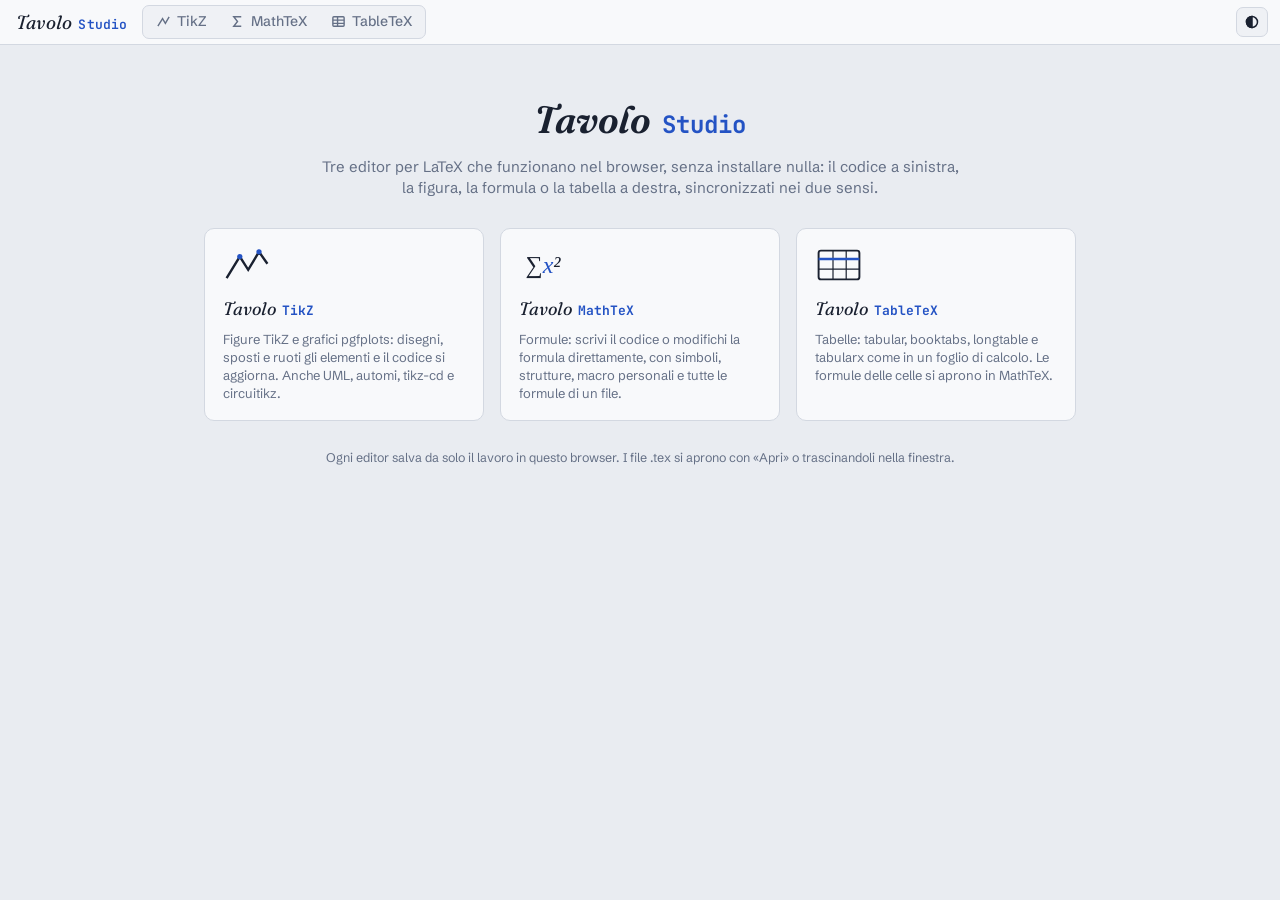
<file: index.html>
<!doctype html>
<html lang="it">
<head>
<meta charset="utf-8">
<meta name="viewport" content="width=device-width, initial-scale=1, viewport-fit=cover">
<title>Tavolo Studio</title>
<meta name="description" content="Editor visuali per LaTeX nel browser: figure TikZ e pgfplots, formule e tabelle, con il codice e la vista sincronizzati nei due sensi.">
<link rel="preconnect" href="https://fonts.googleapis.com">
<link rel="preconnect" href="https://fonts.gstatic.com" crossorigin>
<link rel="stylesheet" href="https://fonts.googleapis.com/css2?family=JetBrains+Mono:wght@400;600&family=Schibsted+Grotesk:wght@400;500;600;700&family=Fraunces:ital,opsz,wght@1,9..144,600&display=swap">
<link rel="stylesheet" href="css/studio.css">
</head>
<body>
<header id="bar">
  <button class="brand" id="s-home" title="Pagina iniziale di Tavolo Studio">Tavolo <b>Studio</b></button>
  <nav class="tabs" role="tablist" aria-label="Editor">
    <button class="tab" role="tab" data-app="tikz" aria-selected="false" title="Figure TikZ e pgfplots"><svg viewBox="0 0 16 16" fill="none" stroke="currentColor" stroke-width="1.5"><path d="M2 13l5-8 3 5 4-7"/></svg>TikZ</button>
    <button class="tab" role="tab" data-app="mathtex" aria-selected="false" title="Formule"><svg viewBox="0 0 16 16" fill="none" stroke="currentColor" stroke-width="1.5"><path d="M12 3H4l4 5-4 5h8"/></svg>MathTeX<i class="dot" title="Sta modificando una formula di TableTeX"></i></button>
    <button class="tab" role="tab" data-app="tabletex" aria-selected="false" title="Tabelle"><svg viewBox="0 0 16 16" fill="none" stroke="currentColor" stroke-width="1.5"><rect x="2" y="3" width="12" height="10" rx="1"/><path d="M2 6.5h12M2 10h12M7 3v10"/></svg>TableTeX</button>
  </nav>
  <span class="sp"></span>
  <button class="tb" id="s-theme" title="Tema chiaro/scuro (per tutti gli editor)" aria-label="Tema chiaro o scuro"><svg viewBox="0 0 16 16" fill="none" stroke="currentColor" stroke-width="1.5"><circle cx="8" cy="8" r="5.5"/><path d="M8 2.5v11A5.5 5.5 0 018 2.5z" fill="currentColor"/></svg></button>
</header>

<main id="home" hidden>
  <h1>Tavolo <b>Studio</b></h1>
  <p class="lead">Tre editor per LaTeX che funzionano nel browser, senza installare nulla: il codice a sinistra, la figura, la formula o la tabella a destra, sincronizzati nei due sensi.</p>
  <div class="cards">
    <button class="card" data-app="tikz">
      <span class="ci"><svg viewBox="0 0 40 30"><path d="M3 26L14 8l7 11 9-15 7 10" fill="none" stroke="currentColor" stroke-width="2"/><circle cx="14" cy="8" r="2.2" fill="var(--accent)"/><circle cx="30" cy="4" r="2.2" fill="var(--accent)"/></svg></span>
      <span class="ct">Tavolo <b>TikZ</b></span>
      <span class="cd">Figure TikZ e grafici pgfplots: disegni, sposti e ruoti gli elementi e il codice si aggiorna. Anche UML, automi, tikz-cd e circuitikz.</span>
    </button>
    <button class="card" data-app="mathtex">
      <span class="ci"><svg viewBox="0 0 40 30"><text x="20" y="22" text-anchor="middle" font-size="20" font-family="Georgia,serif" font-style="italic" fill="currentColor">∑<tspan fill="var(--accent)">x</tspan>²</text></svg></span>
      <span class="ct">Tavolo <b>MathTeX</b></span>
      <span class="cd">Formule: scrivi il codice o modifichi la formula direttamente, con simboli, strutture, macro personali e tutte le formule di un file.</span>
    </button>
    <button class="card" data-app="tabletex">
      <span class="ci"><svg viewBox="0 0 40 30"><rect x="3" y="3" width="34" height="24" rx="2" fill="none" stroke="currentColor" stroke-width="1.6"/><path d="M3 10h34M3 18.5h34M15 3v24M26 3v24" stroke="currentColor" stroke-width="1"/><path d="M3 10h34" stroke="var(--accent)" stroke-width="2"/></svg></span>
      <span class="ct">Tavolo <b>TableTeX</b></span>
      <span class="cd">Tabelle: tabular, booktabs, longtable e tabularx come in un foglio di calcolo. Le formule delle celle si aprono in MathTeX.</span>
    </button>
  </div>
  <p class="small">Ogni editor salva da solo il lavoro in questo browser. I file .tex si aprono con «Apri» o trascinandoli nella finestra.</p>
</main>

<div id="frames"></div>
<script src="js/studio.js"></script>
</body>
</html>
</file>
<file: css/studio.css>
/* ============ TAVOLO STUDIO: la cornice con le schede degli editor ============
   Stessi colori e caratteri dei tre editor (vedi apps/*/css/style.css) */
*,*::before,*::after{box-sizing:border-box}
[hidden]{display:none!important}
:root{
  color-scheme:light;
  --bg:#e9ecf1; --panel:#f8f9fb; --panel2:#eff1f5; --ink:#1a2130; --muted:#657086; --line:#d3d8e1;
  --accent:#2453c4; --accent-ink:#fff; --sel:#e2600b;
  --f-ui:"Schibsted Grotesk",system-ui,-apple-system,"Segoe UI",sans-serif;
  --f-code:"JetBrains Mono",ui-monospace,"SFMono-Regular",Menlo,Consolas,monospace;
  --f-disp:"Fraunces",Georgia,serif;
  --r:7px;
}
@media (prefers-color-scheme: dark){:root:not([data-theme="light"]){
  --bg:#101319; --panel:#181c24; --panel2:#1f242e; --ink:#e2e6ee; --muted:#8a93a6; --line:#2c323e;
  --accent:#7ea4ff; --accent-ink:#0c1222; --sel:#ff8a3d;
  color-scheme:dark}}
:root[data-theme="dark"]{
  --bg:#101319; --panel:#181c24; --panel2:#1f242e; --ink:#e2e6ee; --muted:#8a93a6; --line:#2c323e;
  --accent:#7ea4ff; --accent-ink:#0c1222; --sel:#ff8a3d;
  color-scheme:dark}
html,body{height:100%;margin:0}
body{display:flex;flex-direction:column;background:var(--bg);color:var(--ink);font:14px/1.4 var(--f-ui);overflow:hidden}
button{font:inherit;color:inherit;cursor:pointer}
:focus-visible{outline:2px solid var(--accent);outline-offset:1px}

/* barra delle schede */
#bar{display:flex;align-items:center;gap:10px;padding:5px max(12px,env(safe-area-inset-right,0px)) 5px max(12px,env(safe-area-inset-left,0px));padding-top:max(5px,env(safe-area-inset-top,0px));background:var(--panel);border-bottom:1px solid var(--line)}
.brand{background:none;border:0;padding:2px 4px;font-family:var(--f-disp);font-style:italic;font-size:19px;letter-spacing:.2px;white-space:nowrap;border-radius:var(--r)}
.brand b{font-family:var(--f-code);font-style:normal;font-weight:600;font-size:13px;color:var(--accent);margin-left:2px}
.tabs{display:flex;gap:2px;padding:2px;background:var(--panel2);border:1px solid var(--line);border-radius:var(--r);overflow-x:auto}
.tab{display:flex;align-items:center;gap:6px;padding:4px 11px;border:0;border-radius:5px;background:none;color:var(--muted);font-weight:500;white-space:nowrap}
.tab svg{width:15px;height:15px;flex:none}
.tab:hover{color:var(--ink);background:color-mix(in srgb,var(--ink) 6%,transparent)}
.tab[aria-selected="true"]{background:var(--accent);color:var(--accent-ink)}
.tab .dot{display:none;width:7px;height:7px;border-radius:50%;background:var(--sel)}
.tab.ponte .dot{display:inline-block}
.sp{flex:1}
.tb{display:flex;align-items:center;justify-content:center;width:32px;height:30px;padding:0;border:1px solid var(--line);border-radius:var(--r);background:var(--panel2)}
.tb svg{width:16px;height:16px}
.tb:hover{border-color:var(--muted)}

/* editor: un iframe per ciascuno, caricato la prima volta che serve */
#frames{flex:1;position:relative;min-height:0}
#frames iframe{position:absolute;inset:0;width:100%;height:100%;border:0;background:var(--bg)}
#frames iframe.off{visibility:hidden;pointer-events:none}
#home:not([hidden])+#frames{display:none}

/* pagina iniziale */
#home{flex:1;overflow:auto;padding:48px 16px;display:flex;flex-direction:column;align-items:center}
#home h1{margin:0 0 10px;font-family:var(--f-disp);font-style:italic;font-weight:600;font-size:38px}
#home h1 b{font-family:var(--f-code);font-style:normal;font-size:24px;color:var(--accent);margin-left:4px}
.lead{max-width:640px;margin:0 0 30px;text-align:center;color:var(--muted);font-size:15px}
.cards{display:grid;grid-template-columns:repeat(3,minmax(0,280px));gap:16px;width:100%;justify-content:center}
.card{display:flex;flex-direction:column;align-items:flex-start;gap:8px;padding:18px;text-align:left;background:var(--panel);border:1px solid var(--line);border-radius:10px;transition:border-color .15s,transform .15s}
.card:hover{border-color:var(--accent);transform:translateY(-2px)}
.ci{color:var(--ink)}
.ci svg{width:48px;height:36px}
.ct{font-family:var(--f-disp);font-style:italic;font-size:18px}
.ct b{font-family:var(--f-code);font-style:normal;font-size:13px;color:var(--accent);margin-left:2px}
.cd{color:var(--muted);font-size:13px}
.small{margin-top:28px;color:var(--muted);font-size:12.5px;text-align:center}

@media (max-width:760px){
  .cards{grid-template-columns:minmax(0,1fr)}
  .brand{font-size:16px}
  .tab{padding:4px 8px}
  .tab svg{display:none}
  #home{padding:28px 16px}
}
</file>
